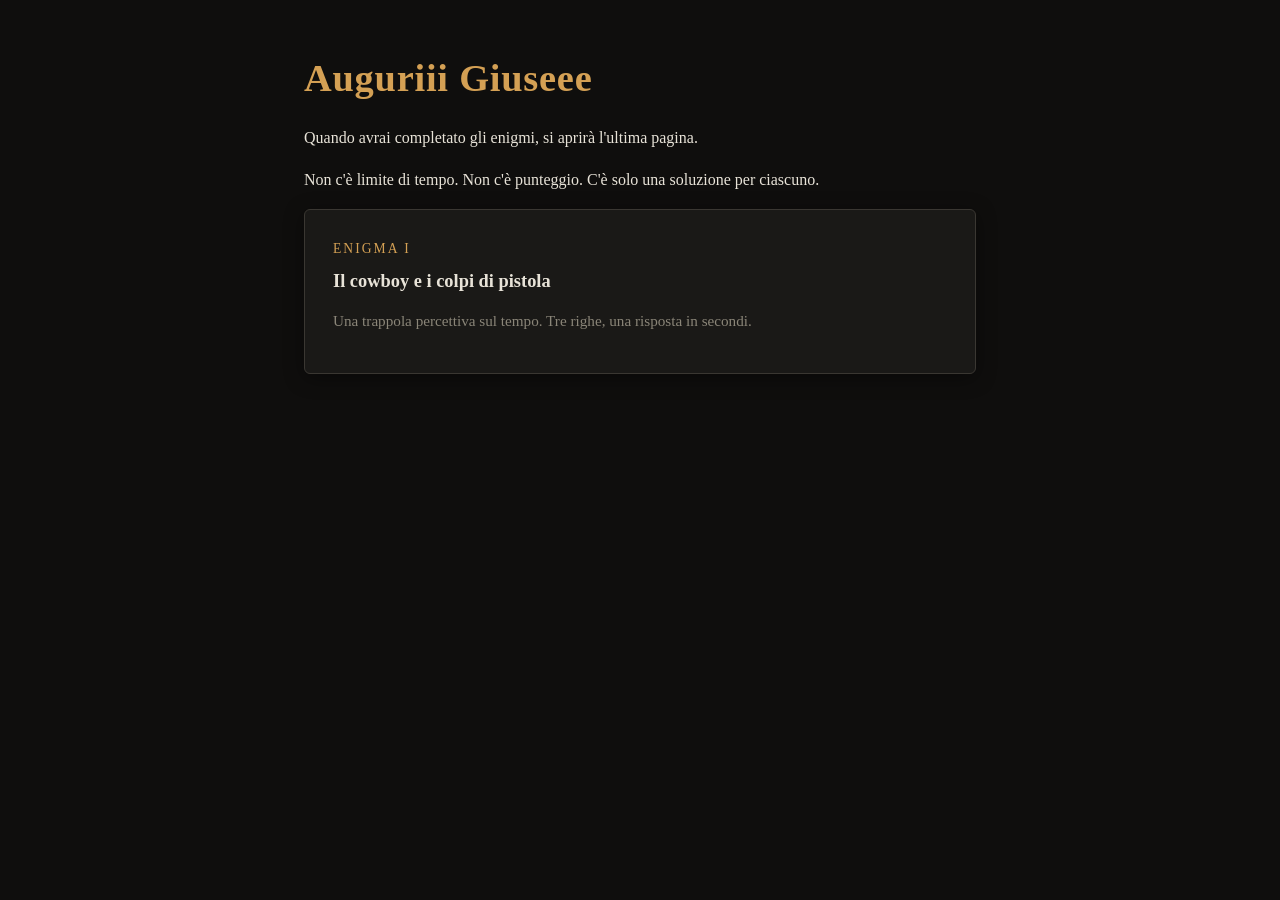
<file: index.html>
<!DOCTYPE html>
<html lang="it">
<head>
    <meta charset="utf-8">
    <meta name="viewport" content="width=device-width, initial-scale=1">
    <meta name="robots" content="noindex,nofollow">
    <title>Giuseppe Deiana — Enigmi</title>
    <link rel="preconnect" href="https://sol.massimilianopili.com" crossorigin>
    <link rel="stylesheet" href="css/style.css">
    <script>
        window.progressPromise = fetch('https://sol.massimilianopili.com/apps/puzzle-verify/progress')
            .then(function (r) { return r.ok ? r.json() : null; })
            .catch(function () { return null; });
    </script>
</head>
<body data-page="index" class="loading">
<main>
    <h1>Auguriii Giuseee</h1>

    <p>Quando avrai completato gli enigmi, si aprirà l'ultima pagina.</p>
    <p>Non c'è limite di tempo. Non c'è punteggio. C'è solo una soluzione per ciascuno.</p>

    <a class="card" id="card-63" href="puzzle/63.html">
        <div class="num">Enigma I</div>
        <h3>Il cowboy e i colpi di pistola</h3>
        <p>Una trappola percettiva sul tempo. Tre righe, una risposta in secondi.</p>
        <div class="card-status"></div>
    </a>

    <a class="card" id="card-59" href="puzzle/59.html">
        <div class="num">Enigma II</div>
        <h3>I tre cavalli più veloci</h3>
        <p>Venticinque cavalli, una pista, nessun cronometro. Quanti giri servono?</p>
        <div class="card-status"></div>
    </a>

    <a class="card" id="card-80" href="puzzle/80.html">
        <div class="num">Enigma III</div>
        <h3>Quattro carte e una regola</h3>
        <p>Logica formale. Quali carte vanno girate per falsificare una proposizione?</p>
        <div class="card-status"></div>
    </a>

    <a class="card" id="card-reveal" href="reveal.html">
        <div class="num">Finale</div>
        <h3>Il messaggio</h3>
        <p>Accessibile solo dopo aver risolto gli enigmi.</p>
        <div class="card-status"></div>
    </a>

</main>
<script src="js/app.js"></script>
</body>
</html>
</file>
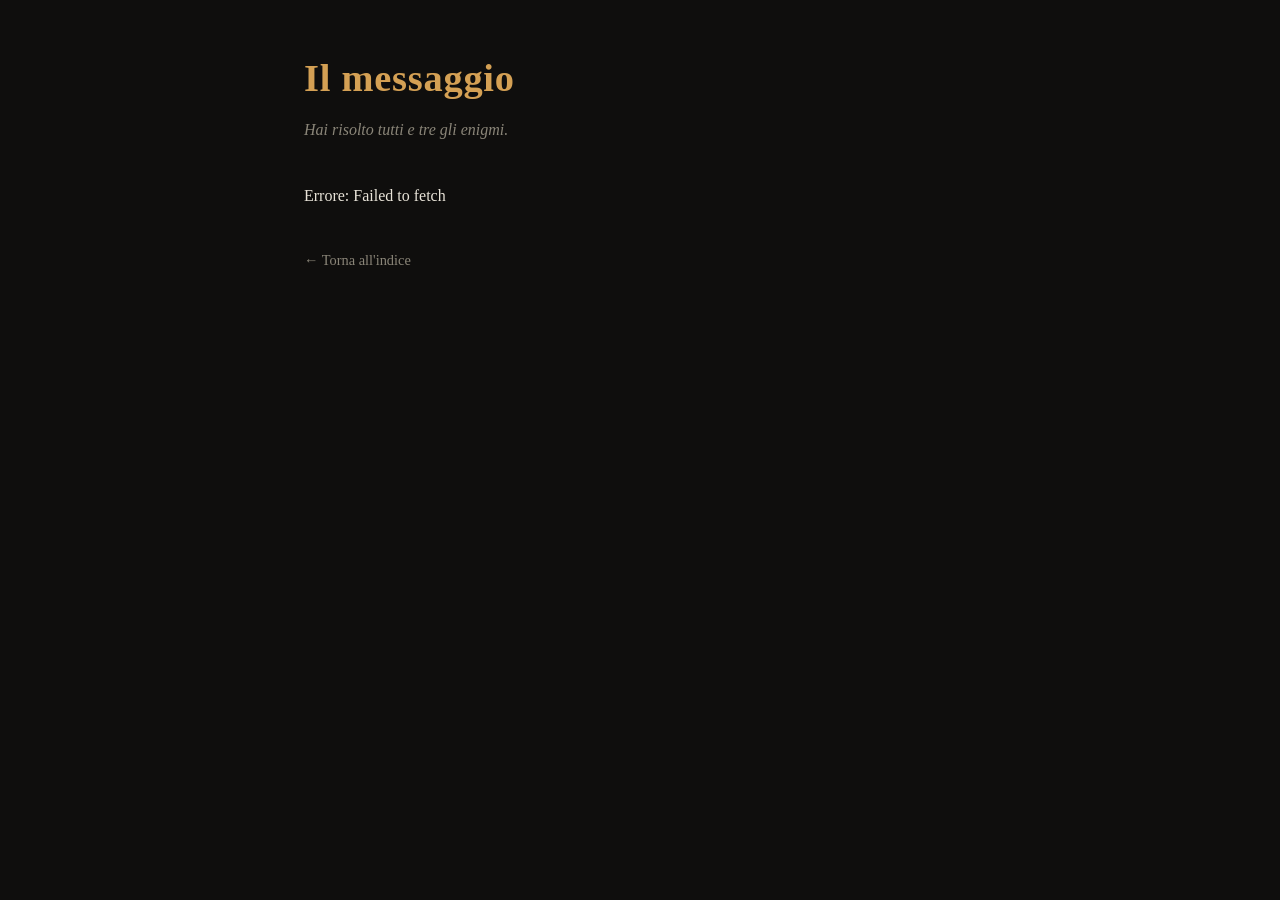
<file: reveal.html>
<!DOCTYPE html>
<html lang="it">
<head>
    <meta charset="utf-8">
    <meta name="viewport" content="width=device-width, initial-scale=1">
    <meta name="robots" content="noindex,nofollow">
    <title>Il messaggio</title>
    <link rel="stylesheet" href="css/style.css">
</head>
<body data-page="reveal">
<main>
    <h1>Il messaggio</h1>
    <p class="subtitle">Hai risolto tutti e tre gli enigmi.</p>

    <p id="reveal-status">Verifica dei certificati in corso…</p>
    <pre id="reveal-content" class="reveal-content" style="display:none"></pre>
    <div id="reveal-credentials" class="credentials-box" style="display:none"></div>

    <div class="nav">
        <a href="index.html">← Torna all'indice</a>
    </div>
</main>
<script src="js/app.js"></script>
</body>
</html>
</file>
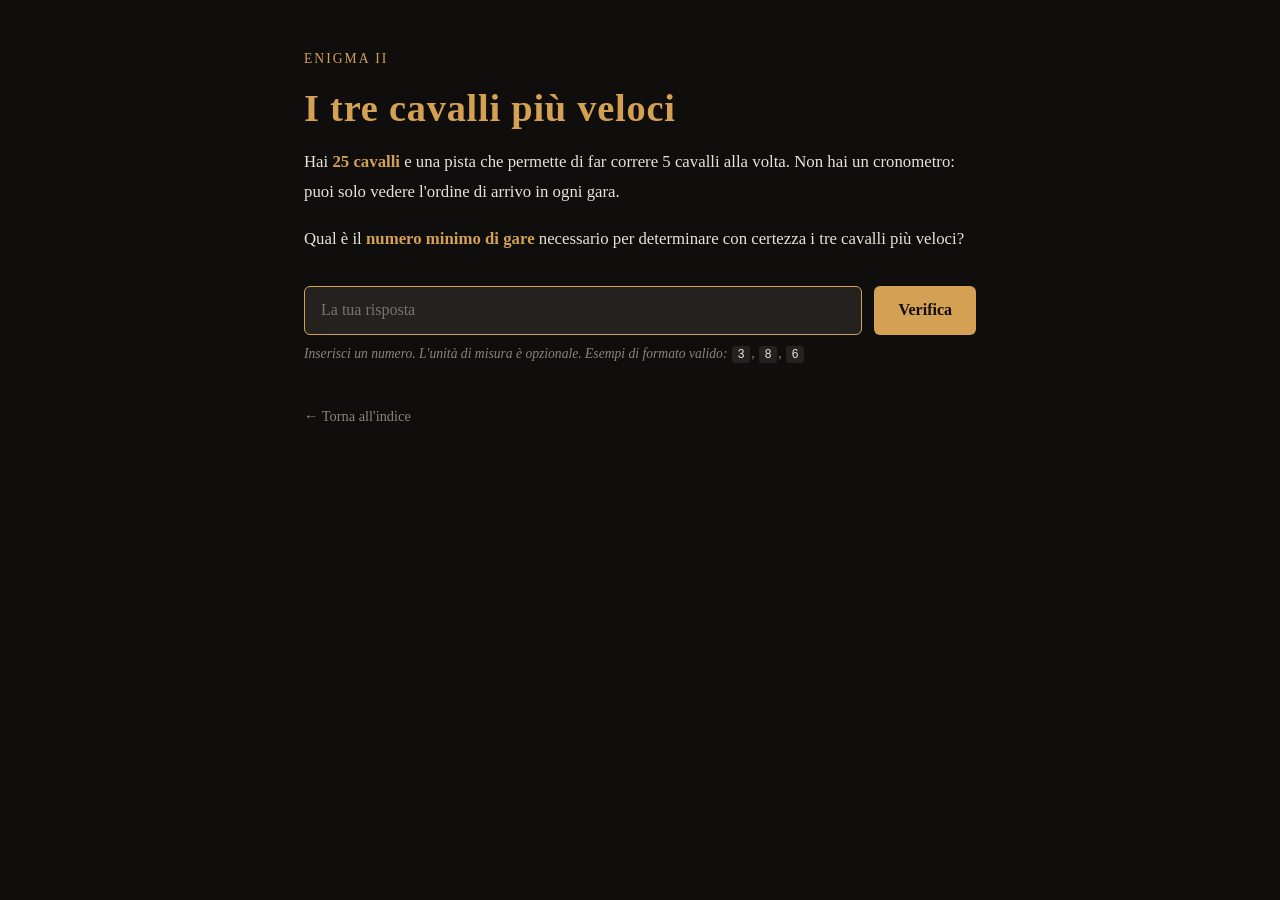
<file: puzzle/59.html>
<!DOCTYPE html>
<html lang="it">
<head>
    <meta charset="utf-8">
    <meta name="viewport" content="width=device-width, initial-scale=1">
    <meta name="robots" content="noindex,nofollow">
    <title>Enigma II — I tre cavalli</title>
    <link rel="stylesheet" href="../css/style.css">
</head>
<body data-page="puzzle">
<main>
    <div class="num" style="color: var(--primary); font-size: 0.85rem; text-transform: uppercase; letter-spacing: 0.15em; margin-bottom: 0.5rem;">Enigma II</div>
    <h1>I tre cavalli più veloci</h1>

    <div class="puzzle-text">
        <p>Hai <strong>25 cavalli</strong> e una pista che permette di far correre 5 cavalli alla volta. Non hai un cronometro: puoi solo vedere l'ordine di arrivo in ogni gara.</p>
        <p>Qual è il <strong>numero minimo di gare</strong> necessario per determinare con certezza i tre cavalli più veloci?</p>
    </div>

    <form id="answer-form" autocomplete="off">
        <input type="text" id="answer-input" placeholder="La tua risposta" autofocus>
        <button type="submit">Verifica</button>
    </form>
    <p class="hint">Inserisci un numero. L'unità di misura è opzionale. Esempi di formato valido: <span id="format-examples"></span></p>
    <div id="feedback" class="feedback"></div>

    <div class="nav">
        <a href="../index.html">← Torna all'indice</a>
    </div>
</main>
<script>
window.PUZZLE_ID = '59';
window.PUZZLE_EXAMPLES = ["3", "10 gare", "5", "12", "15 gare", "8", "25", "4 gare", "6"];
</script>
<script src="../js/app.js"></script>
</body>
</html>
</file>
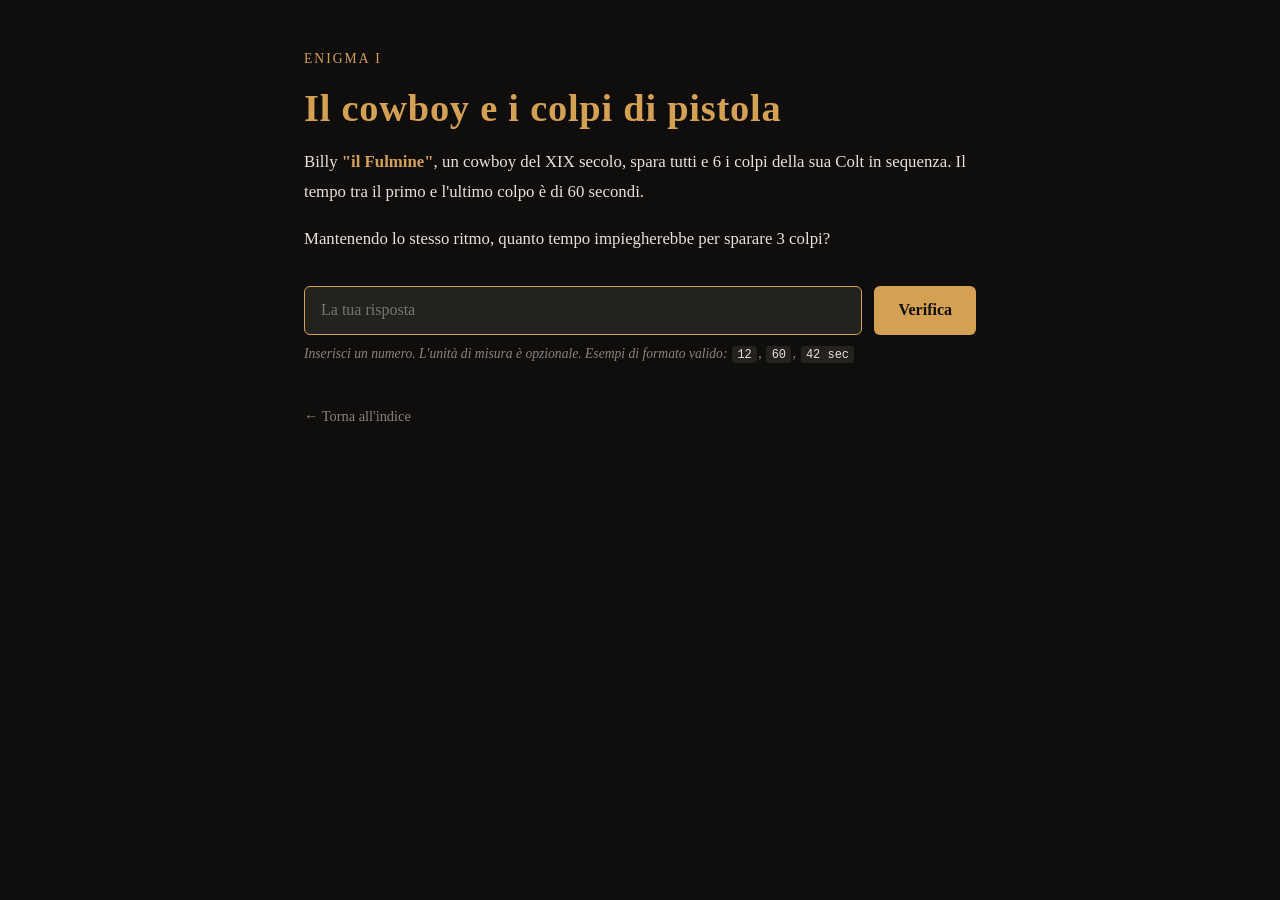
<file: puzzle/63.html>
<!DOCTYPE html>
<html lang="it">
<head>
    <meta charset="utf-8">
    <meta name="viewport" content="width=device-width, initial-scale=1">
    <meta name="robots" content="noindex,nofollow">
    <title>Enigma I — Il cowboy</title>
    <link rel="stylesheet" href="../css/style.css">
</head>
<body data-page="puzzle">
<main>
    <div class="num" style="color: var(--primary); font-size: 0.85rem; text-transform: uppercase; letter-spacing: 0.15em; margin-bottom: 0.5rem;">Enigma I</div>
    <h1>Il cowboy e i colpi di pistola</h1>

    <div class="puzzle-text">
        <p>Billy <strong>"il Fulmine"</strong>, un cowboy del XIX secolo, spara tutti e 6 i colpi della sua Colt in sequenza. Il tempo tra il primo e l'ultimo colpo è di 60 secondi.</p>
        <p>Mantenendo lo stesso ritmo, quanto tempo impiegherebbe per sparare 3 colpi?</p>
    </div>

    <form id="answer-form" autocomplete="off">
        <input type="text" id="answer-input" placeholder="La tua risposta" autofocus>
        <button type="submit">Verifica</button>
    </form>
    <p class="hint">Inserisci un numero. L'unità di misura è opzionale. Esempi di formato valido: <span id="format-examples"></span></p>
    <div id="feedback" class="feedback"></div>

    <div class="nav">
        <a href="../index.html">← Torna all'indice</a>
    </div>
</main>
<script>
window.PUZZLE_ID = '63';
window.PUZZLE_EXAMPLES = ["12", "15 secondi", "8s", "30", "42 sec", "5 secondi", "19", "33 s", "60"];
</script>
<script src="../js/app.js"></script>
</body>
</html>
</file>
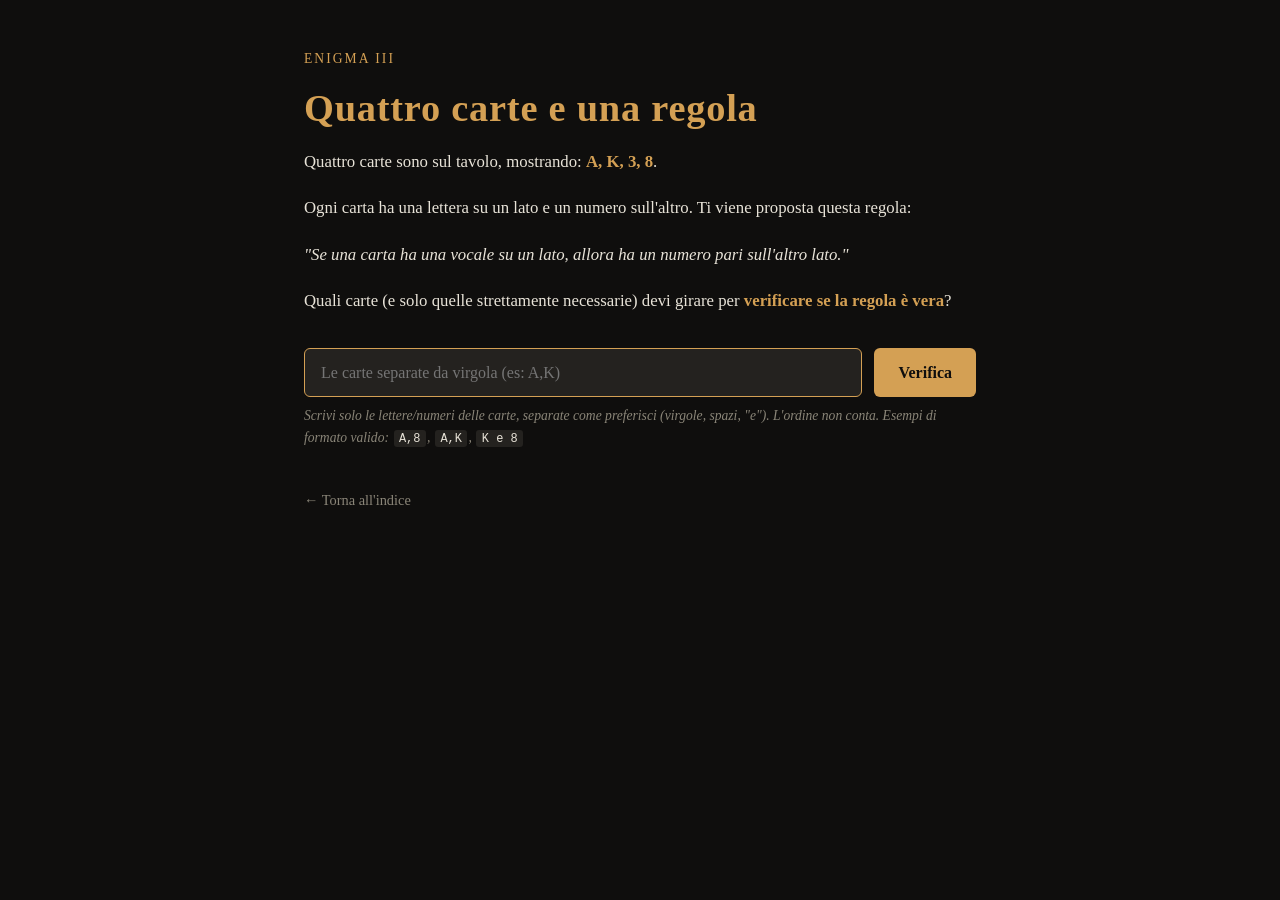
<file: puzzle/80.html>
<!DOCTYPE html>
<html lang="it">
<head>
    <meta charset="utf-8">
    <meta name="viewport" content="width=device-width, initial-scale=1">
    <meta name="robots" content="noindex,nofollow">
    <title>Enigma III — Quattro carte</title>
    <link rel="stylesheet" href="../css/style.css">
</head>
<body data-page="puzzle">
<main>
    <div class="num" style="color: var(--primary); font-size: 0.85rem; text-transform: uppercase; letter-spacing: 0.15em; margin-bottom: 0.5rem;">Enigma III</div>
    <h1>Quattro carte e una regola</h1>

    <div class="puzzle-text">
        <p>Quattro carte sono sul tavolo, mostrando: <strong>A, K, 3, 8</strong>.</p>
        <p>Ogni carta ha una lettera su un lato e un numero sull'altro. Ti viene proposta questa regola:</p>
        <p><em>"Se una carta ha una vocale su un lato, allora ha un numero pari sull'altro lato."</em></p>
        <p>Quali carte (e solo quelle strettamente necessarie) devi girare per <strong>verificare se la regola è vera</strong>?</p>
    </div>

    <form id="answer-form" autocomplete="off">
        <input type="text" id="answer-input" placeholder="Le carte separate da virgola (es: A,K)" autofocus>
        <button type="submit">Verifica</button>
    </form>
    <p class="hint">Scrivi solo le lettere/numeri delle carte, separate come preferisci (virgole, spazi, "e"). L'ordine non conta. Esempi di formato valido: <span id="format-examples"></span></p>
    <div id="feedback" class="feedback"></div>

    <div class="nav">
        <a href="../index.html">← Torna all'indice</a>
    </div>
</main>
<script>
window.PUZZLE_ID = '80';
window.PUZZLE_EXAMPLES = ["K,8", "A,K", "3,8", "A e K", "K 8", "3,K", "A,8", "K e 8"];
</script>
<script src="../js/app.js"></script>
</body>
</html>
</file>
<file: css/style.css>
:root {
    --bg: #0f0e0d;
    --card: #1a1917;
    --surface: #24221f;
    --border: #3a3732;
    --text: #e8e3d8;
    --muted: #8a8578;
    --primary: #d4a054;
    --primary-dim: #8a6838;
    --success: #5fa058;
    --danger: #c75450;
    --radius: 6px;
    --shadow: 0 4px 20px rgba(0,0,0,0.4);
}

* { box-sizing: border-box; }

body {
    margin: 0;
    font-family: Georgia, 'Times New Roman', serif;
    background: var(--bg);
    color: var(--text);
    line-height: 1.6;
    min-height: 100vh;
}

main {
    max-width: 720px;
    margin: 0 auto;
    padding: 3rem 1.5rem;
}

h1 {
    font-size: clamp(1.6rem, 4vw, 2.4rem);
    margin: 0 0 0.5rem;
    color: var(--primary);
    font-weight: 700;
    letter-spacing: 0.02em;
}

h2 {
    font-size: 1.3rem;
    margin: 0 0 1rem;
    color: var(--primary);
}

.subtitle {
    color: var(--muted);
    font-style: italic;
    margin: 0 0 2.5rem;
    font-size: 1rem;
}

.card {
    background: var(--card);
    border: 1px solid var(--border);
    border-radius: var(--radius);
    padding: 1.75rem;
    margin-bottom: 1.25rem;
    box-shadow: var(--shadow);
}

.card.locked {
    opacity: 0.4;
    filter: grayscale(0.6);
}

.card.solved {
    border-color: var(--success);
}

.card .num {
    color: var(--primary);
    font-size: 0.85rem;
    text-transform: uppercase;
    letter-spacing: 0.15em;
    margin-bottom: 0.5rem;
}

.card h3 {
    margin: 0 0 0.75rem;
    color: var(--text);
    font-size: 1.15rem;
}

.card p {
    margin: 0;
    color: var(--muted);
    font-size: 0.95rem;
}

.card-status {
    margin-top: 0.75rem;
    font-size: 0.85rem;
    color: var(--success);
    font-weight: 600;
}

a.card, a.card:hover {
    display: block;
    text-decoration: none;
    color: inherit;
    transition: transform 0.15s, border-color 0.15s;
}

body.loading .card:not(#card-63),
body.loading .footer {
    display: none !important;
}

a.card:hover {
    transform: translateY(-2px);
    border-color: var(--primary);
}

.card.locked-link {
    pointer-events: none;
    cursor: not-allowed;
}

.puzzle-text {
    font-size: 1.05rem;
    line-height: 1.8;
    margin-bottom: 2rem;
}

.puzzle-text p {
    margin: 0 0 1rem;
}

.puzzle-text strong {
    color: var(--primary);
}

form {
    display: flex;
    gap: 0.75rem;
    margin-top: 1.5rem;
}

input[type=text] {
    flex: 1;
    padding: 0.9rem 1rem;
    background: var(--surface);
    border: 1px solid var(--border);
    border-radius: var(--radius);
    color: var(--text);
    font-family: inherit;
    font-size: 1rem;
}

input[type=text]:focus {
    outline: none;
    border-color: var(--primary);
}

button {
    padding: 0.9rem 1.5rem;
    background: var(--primary);
    color: var(--bg);
    border: none;
    border-radius: var(--radius);
    font-family: inherit;
    font-size: 1rem;
    font-weight: 700;
    cursor: pointer;
    transition: background 0.15s;
}

button:hover { background: #e0b068; }
button:disabled { background: var(--primary-dim); cursor: wait; }

.feedback {
    margin-top: 1.25rem;
    padding: 0.9rem 1rem;
    border-radius: var(--radius);
    font-size: 0.95rem;
    display: none;
}

.feedback.show { display: block; }
.feedback.ok { background: rgba(95, 160, 88, 0.15); border: 1px solid var(--success); color: var(--success); }
.feedback.err { background: rgba(199, 84, 80, 0.15); border: 1px solid var(--danger); color: var(--danger); }

.nav {
    margin-top: 2.5rem;
    display: flex;
    justify-content: space-between;
    font-size: 0.9rem;
}

.nav a {
    color: var(--muted);
    text-decoration: none;
}

.nav a:hover { color: var(--primary); }

.reveal-content {
    background: var(--card);
    border: 2px solid var(--primary);
    border-radius: var(--radius);
    padding: 2rem;
    margin-top: 1.5rem;
    white-space: pre-wrap;
    font-family: 'Courier New', monospace;
    font-size: 0.95rem;
    color: var(--text);
    box-shadow: 0 0 40px rgba(212, 160, 84, 0.15);
}

.credentials-box {
    background: var(--surface);
    border: 1px solid var(--primary);
    border-radius: var(--radius);
    padding: 1.5rem;
    margin-top: 1.5rem;
    box-shadow: 0 0 30px rgba(212, 160, 84, 0.1);
}

.credentials-title {
    font-size: 0.85rem;
    text-transform: uppercase;
    letter-spacing: 0.12em;
    color: var(--primary);
    font-weight: 700;
    margin-bottom: 1rem;
    font-family: Georgia, serif;
}

.cred-row {
    display: flex;
    align-items: center;
    gap: 0.75rem;
    padding: 0.65rem 0;
    border-bottom: 1px solid var(--border);
}

.cred-row:last-child {
    border-bottom: none;
}

.cred-label {
    min-width: 90px;
    color: var(--muted);
    font-size: 0.85rem;
    font-family: Georgia, serif;
    text-transform: uppercase;
    letter-spacing: 0.08em;
}

.cred-value {
    flex: 1;
    background: var(--bg);
    padding: 0.5rem 0.85rem;
    border-radius: 3px;
    font-family: 'Courier New', monospace;
    font-size: 0.95rem;
    color: var(--text);
    border: 1px solid var(--border);
    user-select: all;
    word-break: break-all;
}

.cred-copy {
    background: transparent;
    color: var(--primary);
    border: 1px solid var(--primary);
    padding: 0.5rem 0.85rem;
    border-radius: 3px;
    font-family: Georgia, serif;
    font-size: 0.8rem;
    font-weight: 700;
    cursor: pointer;
    text-transform: uppercase;
    letter-spacing: 0.08em;
    transition: background 0.15s, color 0.15s;
    flex-shrink: 0;
}

.cred-copy:hover {
    background: var(--primary);
    color: var(--bg);
}

@media (max-width: 560px) {
    .cred-row {
        flex-wrap: wrap;
    }
    .cred-label {
        min-width: 100%;
    }
    .cred-value {
        flex: 1 1 calc(100% - 80px);
    }
}

.hint {
    font-size: 0.85rem;
    color: var(--muted);
    margin-top: 0.5rem;
    font-style: italic;
}

.hint code {
    background: var(--surface);
    padding: 0.15em 0.45em;
    border-radius: 3px;
    font-family: 'Courier New', monospace;
    font-size: 0.88em;
    color: var(--text);
    font-style: normal;
    margin: 0 0.1em;
}

.footer {
    margin-top: 3rem;
    text-align: center;
    color: var(--muted);
    font-size: 0.8rem;
}
</file>
